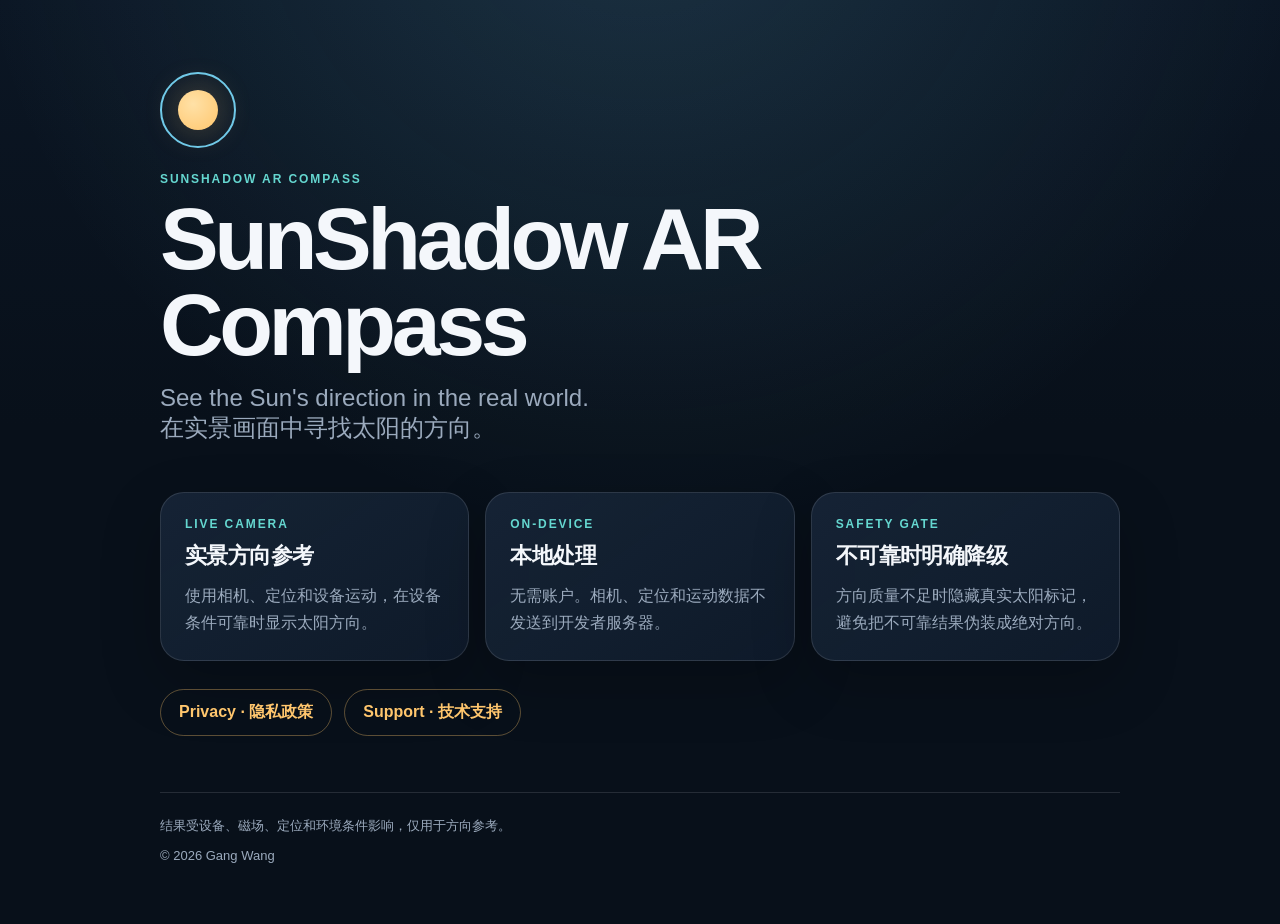
<file: index.html>
<!doctype html>
<html lang="en">
<head>
  <meta charset="utf-8">
  <meta name="viewport" content="width=device-width, initial-scale=1">
  <meta name="color-scheme" content="dark">
  <title>SunShadow AR Compass · 日影定向</title>
  <link rel="stylesheet" href="styles.css">
</head>
<body>
  <main class="shell">
    <header class="hero">
      <div class="mark" aria-hidden="true">
        <span class="sun"></span>
        <span class="ring"></span>
      </div>
      <p class="eyebrow">SUNSHADOW AR COMPASS</p>
      <h1>SunShadow AR Compass</h1>
      <p class="lead">See the Sun's direction in the real world.<br>在实景画面中寻找太阳的方向。</p>
    </header>

    <section class="grid">
      <article class="card">
        <p class="eyebrow">LIVE CAMERA</p>
        <h2>实景方向参考</h2>
        <p>使用相机、定位和设备运动，在设备条件可靠时显示太阳方向。</p>
      </article>
      <article class="card">
        <p class="eyebrow">ON-DEVICE</p>
        <h2>本地处理</h2>
        <p>无需账户。相机、定位和运动数据不发送到开发者服务器。</p>
      </article>
      <article class="card">
        <p class="eyebrow">SAFETY GATE</p>
        <h2>不可靠时明确降级</h2>
        <p>方向质量不足时隐藏真实太阳标记，避免把不可靠结果伪装成绝对方向。</p>
      </article>
    </section>

    <nav class="links" aria-label="站点链接">
      <a href="privacy.html">Privacy · 隐私政策</a>
      <a href="support.html">Support · 技术支持</a>
    </nav>

    <footer>
      <p>结果受设备、磁场、定位和环境条件影响，仅用于方向参考。</p>
      <p>© 2026 Gang Wang</p>
    </footer>
  </main>
</body>
</html>
</file>
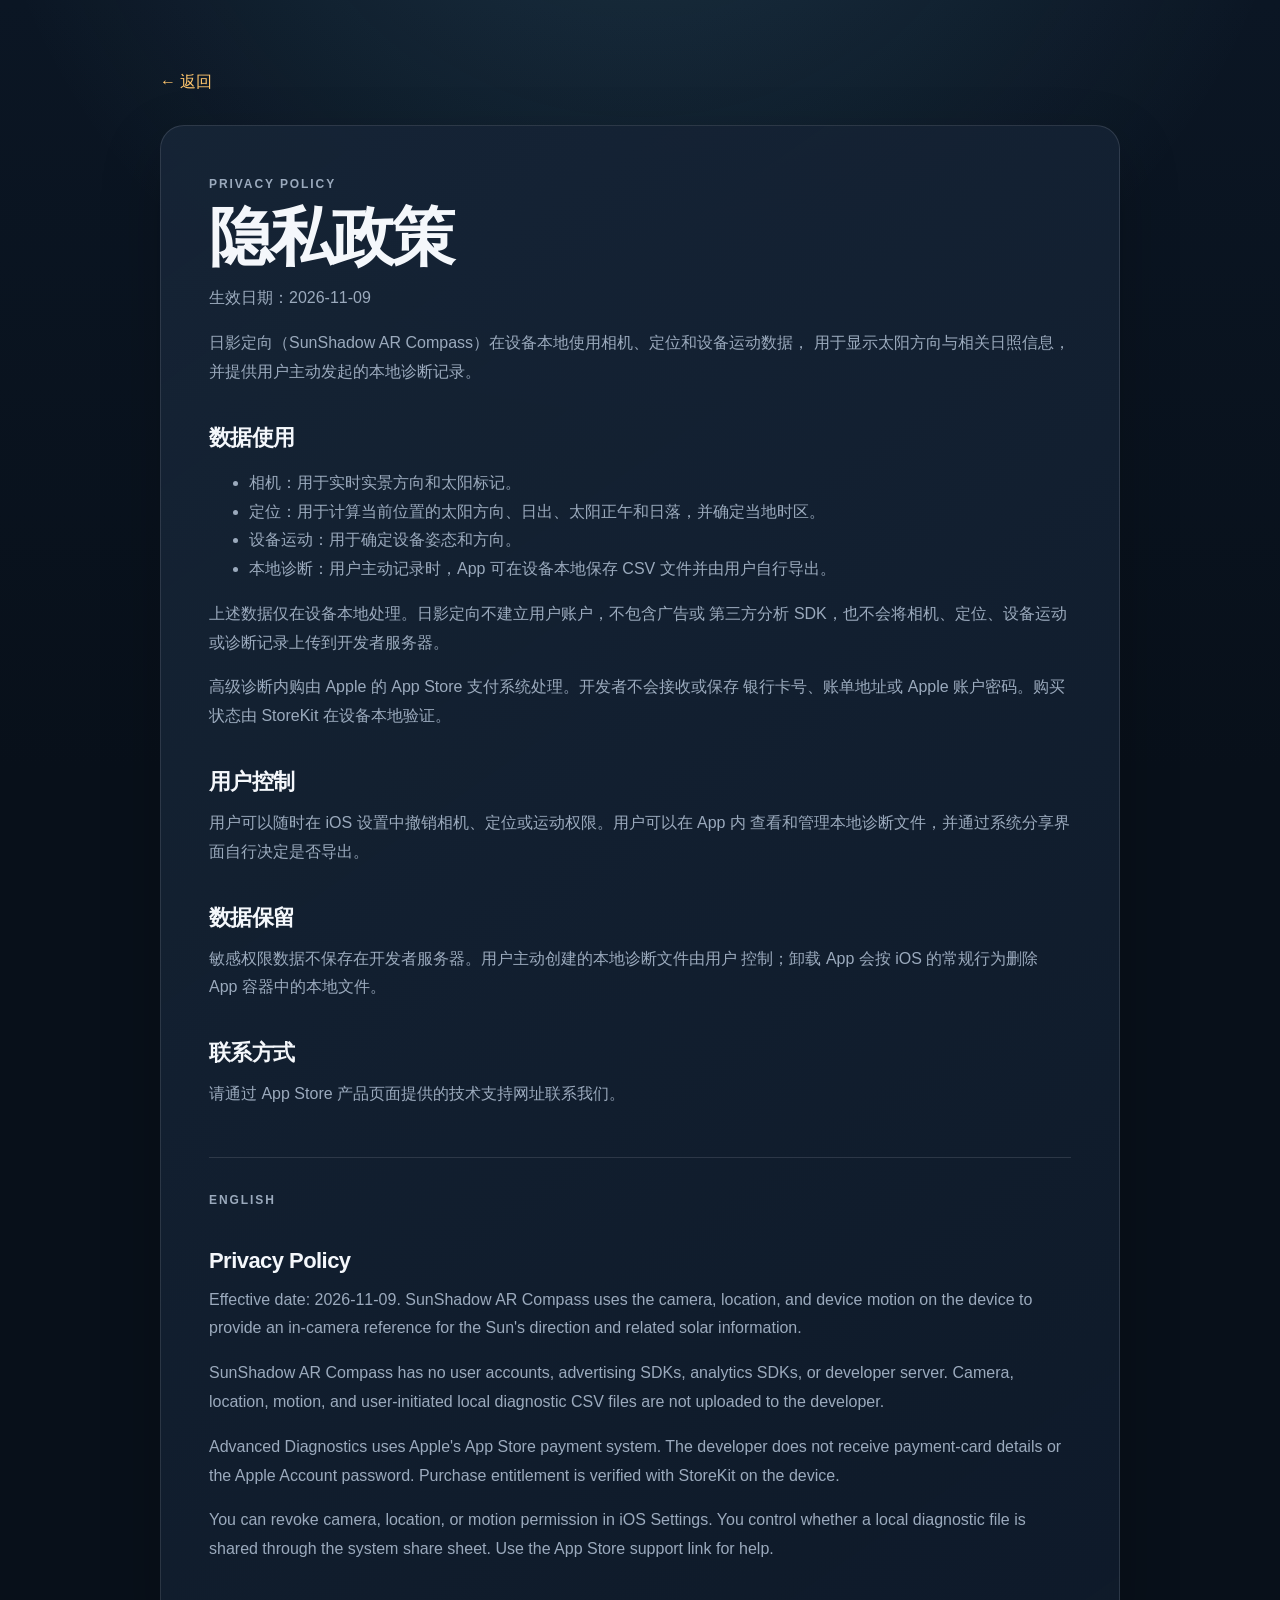
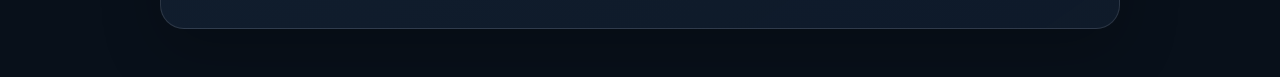
<file: privacy.html>
<!doctype html>
<html lang="zh-Hans">
<head>
  <meta charset="utf-8">
  <meta name="viewport" content="width=device-width, initial-scale=1">
  <meta name="color-scheme" content="dark">
  <title>Privacy · SunShadow AR Compass · 日影定向</title>
  <link rel="stylesheet" href="styles.css">
</head>
<body>
  <main class="shell">
    <a class="back" href="index.html">← 返回</a>
    <article class="document">
      <p class="eyebrow">PRIVACY POLICY</p>
      <h1>隐私政策</h1>
      <p>生效日期：2026-11-09</p>
      <p>日影定向（SunShadow AR Compass）在设备本地使用相机、定位和设备运动数据，
        用于显示太阳方向与相关日照信息，并提供用户主动发起的本地诊断记录。</p>

      <h2>数据使用</h2>
      <ul>
        <li>相机：用于实时实景方向和太阳标记。</li>
        <li>定位：用于计算当前位置的太阳方向、日出、太阳正午和日落，并确定当地时区。</li>
        <li>设备运动：用于确定设备姿态和方向。</li>
        <li>本地诊断：用户主动记录时，App 可在设备本地保存 CSV 文件并由用户自行导出。</li>
      </ul>
      <p>上述数据仅在设备本地处理。日影定向不建立用户账户，不包含广告或
        第三方分析 SDK，也不会将相机、定位、设备运动或诊断记录上传到开发者服务器。</p>
      <p>高级诊断内购由 Apple 的 App Store 支付系统处理。开发者不会接收或保存
        银行卡号、账单地址或 Apple 账户密码。购买状态由 StoreKit 在设备本地验证。</p>

      <h2>用户控制</h2>
      <p>用户可以随时在 iOS 设置中撤销相机、定位或运动权限。用户可以在 App 内
        查看和管理本地诊断文件，并通过系统分享界面自行决定是否导出。</p>

      <h2>数据保留</h2>
      <p>敏感权限数据不保存在开发者服务器。用户主动创建的本地诊断文件由用户
        控制；卸载 App 会按 iOS 的常规行为删除 App 容器中的本地文件。</p>

      <h2>联系方式</h2>
      <p>请通过 App Store 产品页面提供的技术支持网址联系我们。</p>

      <hr>
      <section lang="en">
        <p class="eyebrow">ENGLISH</p>
        <h2>Privacy Policy</h2>
        <p>Effective date: 2026-11-09. SunShadow AR Compass uses the camera, location, and
          device motion on the device to provide an in-camera reference for the
          Sun's direction and related solar information.</p>
        <p>SunShadow AR Compass has no user accounts, advertising SDKs, analytics SDKs, or
          developer server. Camera, location, motion, and user-initiated local
          diagnostic CSV files are not uploaded to the developer.</p>
        <p>Advanced Diagnostics uses Apple's App Store payment system. The developer
          does not receive payment-card details or the Apple Account password.
          Purchase entitlement is verified with StoreKit on the device.</p>
        <p>You can revoke camera, location, or motion permission in iOS Settings.
          You control whether a local diagnostic file is shared through the system
          share sheet. Use the App Store support link for help.</p>
      </section>
    </article>
  </main>
</body>
</html>
</file>
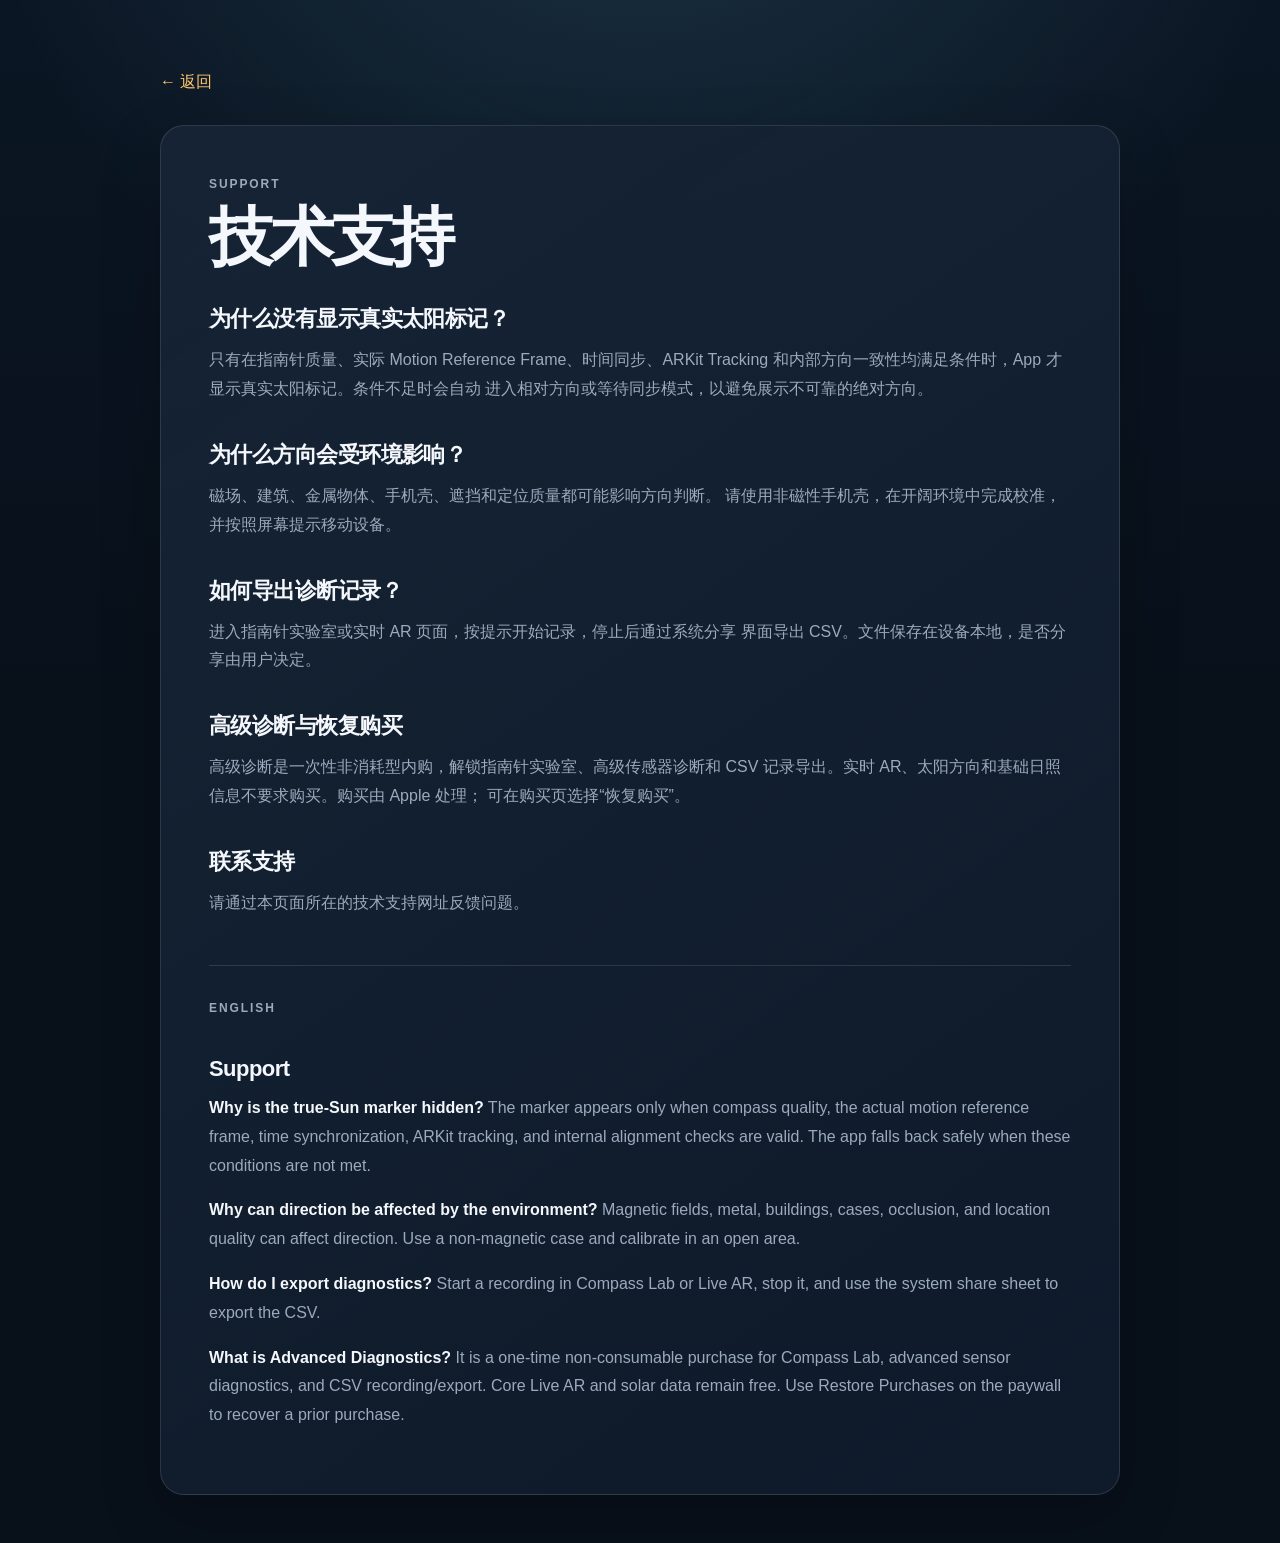
<file: support.html>
<!doctype html>
<html lang="zh-Hans">
<head>
  <meta charset="utf-8">
  <meta name="viewport" content="width=device-width, initial-scale=1">
  <meta name="color-scheme" content="dark">
  <title>Support · SunShadow AR Compass · 日影定向</title>
  <link rel="stylesheet" href="styles.css">
</head>
<body>
  <main class="shell">
    <a class="back" href="index.html">← 返回</a>
    <article class="document">
      <p class="eyebrow">SUPPORT</p>
      <h1>技术支持</h1>

      <h2>为什么没有显示真实太阳标记？</h2>
      <p>只有在指南针质量、实际 Motion Reference Frame、时间同步、ARKit Tracking
        和内部方向一致性均满足条件时，App 才显示真实太阳标记。条件不足时会自动
        进入相对方向或等待同步模式，以避免展示不可靠的绝对方向。</p>

      <h2>为什么方向会受环境影响？</h2>
      <p>磁场、建筑、金属物体、手机壳、遮挡和定位质量都可能影响方向判断。
        请使用非磁性手机壳，在开阔环境中完成校准，并按照屏幕提示移动设备。</p>

      <h2>如何导出诊断记录？</h2>
      <p>进入指南针实验室或实时 AR 页面，按提示开始记录，停止后通过系统分享
        界面导出 CSV。文件保存在设备本地，是否分享由用户决定。</p>

      <h2>高级诊断与恢复购买</h2>
      <p>高级诊断是一次性非消耗型内购，解锁指南针实验室、高级传感器诊断和 CSV
        记录导出。实时 AR、太阳方向和基础日照信息不要求购买。购买由 Apple 处理；
        可在购买页选择“恢复购买”。</p>

      <h2>联系支持</h2>
      <p>请通过本页面所在的技术支持网址反馈问题。</p>

      <hr>
      <section lang="en">
        <p class="eyebrow">ENGLISH</p>
        <h2>Support</h2>
        <p><strong>Why is the true-Sun marker hidden?</strong> The marker appears
          only when compass quality, the actual motion reference frame, time
          synchronization, ARKit tracking, and internal alignment checks are
          valid. The app falls back safely when these conditions are not met.</p>
        <p><strong>Why can direction be affected by the environment?</strong>
          Magnetic fields, metal, buildings, cases, occlusion, and location
          quality can affect direction. Use a non-magnetic case and calibrate in
          an open area.</p>
        <p><strong>How do I export diagnostics?</strong> Start a recording in
          Compass Lab or Live AR, stop it, and use the system share sheet to
          export the CSV.</p>
        <p><strong>What is Advanced Diagnostics?</strong> It is a one-time
          non-consumable purchase for Compass Lab, advanced sensor diagnostics,
          and CSV recording/export. Core Live AR and solar data remain free.
          Use Restore Purchases on the paywall to recover a prior purchase.</p>
      </section>
    </article>
  </main>
</body>
</html>
</file>
<file: styles.css>
:root {
  color-scheme: dark;
  --bg: #08101a;
  --surface: #101c2c;
  --surface-raised: #162436;
  --gold: #ffc66d;
  --aqua: #65d7d0;
  --blue: #70c9e8;
  --text: #f4f7fb;
  --muted: #9baabd;
  --line: rgba(244, 247, 251, 0.12);
}

* { box-sizing: border-box; }

html { background: var(--bg); }

body {
  margin: 0;
  min-height: 100vh;
  color: var(--text);
  font-family: -apple-system, BlinkMacSystemFont, "SF Pro Text", "PingFang SC",
    "Noto Sans CJK SC", sans-serif;
  background:
    radial-gradient(circle at 50% -15%, rgba(112, 201, 232, 0.16), transparent 42rem),
    linear-gradient(180deg, #0b1624 0%, var(--bg) 46%);
}

a { color: var(--gold); }

.shell {
  width: min(960px, calc(100% - 40px));
  margin: 0 auto;
  padding: 72px 0 48px;
}

.hero {
  max-width: 720px;
  margin-bottom: 48px;
}

.mark {
  position: relative;
  width: 76px;
  height: 76px;
  margin-bottom: 24px;
}

.mark .sun {
  position: absolute;
  inset: 18px;
  border-radius: 50%;
  background: radial-gradient(circle at 38% 35%, #ffe1a7, var(--gold));
  box-shadow: 0 0 34px rgba(255, 198, 109, 0.3);
}

.mark .ring {
  position: absolute;
  inset: 0;
  border: 2px solid var(--blue);
  border-radius: 50%;
}

.eyebrow {
  margin: 0 0 10px;
  color: var(--aqua);
  font-size: 12px;
  font-weight: 650;
  letter-spacing: 0.16em;
}

h1, h2, p { margin-top: 0; }

h1 {
  margin-bottom: 16px;
  font-size: clamp(48px, 10vw, 88px);
  line-height: 0.98;
  letter-spacing: -0.05em;
}

h2 {
  margin-bottom: 12px;
  font-size: 22px;
  letter-spacing: -0.025em;
}

.lead {
  color: var(--muted);
  font-size: clamp(18px, 3vw, 24px);
}

.grid {
  display: grid;
  grid-template-columns: repeat(3, 1fr);
  gap: 16px;
}

.card,
.document {
  border: 1px solid var(--line);
  border-radius: 24px;
  background:
    linear-gradient(145deg, rgba(22, 36, 54, 0.96), rgba(16, 28, 44, 0.88));
  box-shadow: 0 22px 60px rgba(0, 0, 0, 0.22);
}

.card { padding: 24px; }

.card p:last-child {
  margin-bottom: 0;
  color: var(--muted);
  line-height: 1.65;
}

.links {
  display: flex;
  gap: 12px;
  margin: 28px 0 56px;
}

.links a {
  padding: 12px 18px;
  border: 1px solid rgba(255, 198, 109, 0.34);
  border-radius: 999px;
  font-weight: 650;
  text-decoration: none;
}

footer {
  padding-top: 24px;
  border-top: 1px solid var(--line);
  color: var(--muted);
  font-size: 13px;
}

.document {
  padding: clamp(24px, 5vw, 48px);
}

.document h1 {
  font-size: clamp(38px, 8vw, 64px);
}

.document h2 {
  margin-top: 36px;
}

.document p,
.document li {
  color: var(--muted);
  line-height: 1.8;
}

.back {
  display: inline-block;
  margin-bottom: 32px;
  text-decoration: none;
}

.notice {
  margin-top: 28px;
  padding: 16px 18px;
  border: 1px solid rgba(112, 201, 232, 0.24);
  border-radius: 16px;
  color: var(--text);
  background: rgba(112, 201, 232, 0.08);
}

code {
  color: var(--gold);
  overflow-wrap: anywhere;
}

hr {
  margin: 48px 0 32px;
  border: 0;
  border-top: 1px solid var(--line);
}

strong { color: var(--text); }

@media (max-width: 760px) {
  .shell { padding-top: 44px; }
  .grid { grid-template-columns: 1fr; }
  .links { flex-wrap: wrap; }
}
</file>
